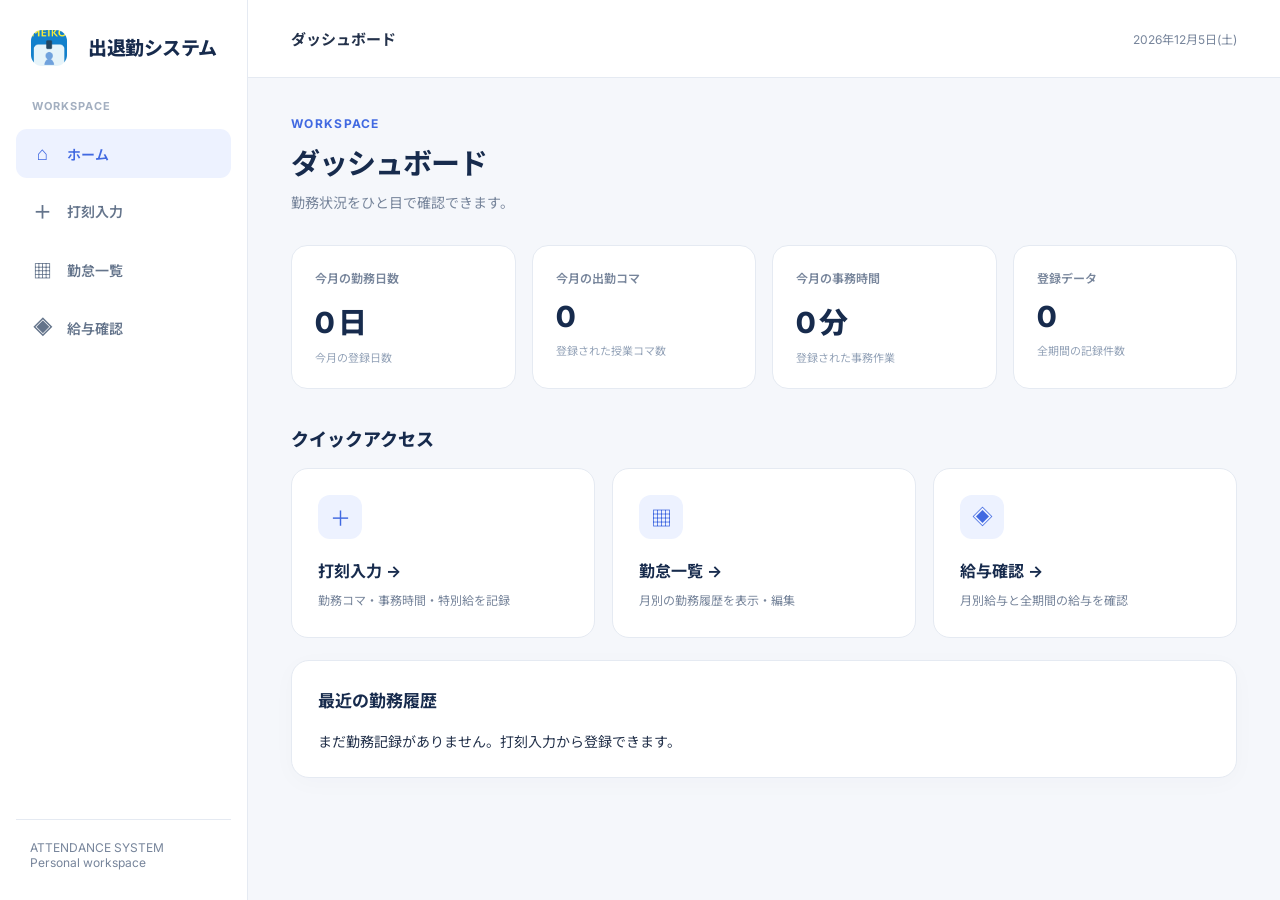
<file: index.html>
<!DOCTYPE html>

<html lang="ja">
<head>
<link href="meiko.png" rel="icon" type="image/x-icon"/>
<link href="meiko.png" rel="apple-touch-icon"/> 
  <link href=""meiko.ico"" rel=""icon""/>
<meta charset="utf-8"/>
<title>勤怠打刻システム - メニュー</title>

<meta content="width=device-width, initial-scale=1" name="viewport"/><link href="style.css" rel="stylesheet"/></head>
<body>
  <aside class="sidebar">
    <div class="brand">
      <span class="brand-mark">
        <img src="meiko.ico" alt="ロゴ">
      </span>
      <span class="brand-text">出退勤システム</span>
    </div><div class="nav-label">WORKSPACE</div><a class="nav-link active" href="index.html"><span class="nav-icon">⌂</span>ホーム</a><a class="nav-link" href="input.html"><span class="nav-icon">＋</span>打刻入力</a><a class="nav-link" href="list.html"><span class="nav-icon">▦</span>勤怠一覧</a><a class="nav-link" href="salary.html"><span class="nav-icon">◈</span>給与確認</a><div class="sidebar-foot">ATTENDANCE SYSTEM<br/>Personal workspace</div></aside><div class="app-main"><header class="topbar"><div class="topbar-title">ダッシュボード</div><div class="topbar-date" id="today"></div></header><main class="content"><div class="eyebrow">WORKSPACE</div><h1>ダッシュボード</h1><p class="subtitle">勤務状況をひと目で確認できます。</p><div class="stats"><div class="stat"><div class="stat-label">今月の勤務日数</div><div class="stat-value" id="days">0<span style="font-size:14px"> 日</span></div><div class="stat-note">今月の登録日数</div></div><div class="stat"><div class="stat-label">今月の出勤コマ</div><div class="stat-value" id="period-count">0<span style="font-size:14px"> コマ</span></div><div class="stat-note">登録された授業コマ数</div></div><div class="stat"><div class="stat-label">今月の事務時間</div><div class="stat-value" id="minutes">0<span style="font-size:14px"> 分</span></div><div class="stat-note">登録された事務作業</div></div><div class="stat"><div class="stat-label">登録データ</div><div class="stat-value" id="records">0<span style="font-size:14px"> 件</span></div><div class="stat-note">全期間の記録件数</div></div></div><h2 class="section-heading">クイックアクセス</h2><div class="quick-grid"><a class="quick-card" href="input.html"><span class="quick-icon">＋</span><div class="quick-title">打刻入力 →</div><div class="quick-desc">勤務コマ・事務時間・特別給を記録</div></a><a class="quick-card" href="list.html"><span class="quick-icon">▦</span><div class="quick-title">勤怠一覧 →</div><div class="quick-desc">月別の勤務履歴を表示・編集</div></a><a class="quick-card" href="salary.html"><span class="quick-icon">◈</span><div class="quick-title">給与確認 →</div><div class="quick-desc">月別給与と全期間の給与を確認</div></a></div><section class="panel"><h2>最近の勤務履歴</h2><div id="recent"></div></section></main></div><script>(function(){let d=[];try{d=JSON.parse(localStorage.getItem('attendance')||'[]')}catch(e){};const now=new Date(),month=now.getFullYear()+'-'+String(now.getMonth()+1).padStart(2,'0');const m=d.filter(r=>r.date&&r.date.startsWith(month));document.getElementById('days').textContent=new Set(m.map(r=>r.date)).size+' 日';document.getElementById('period-count').textContent=m.reduce((a,r)=>a+(r.periods||[]).length,0);document.getElementById('minutes').textContent=m.reduce((a,r)=>a+(Number(r.officeMinutes)||0),0)+' 分';document.getElementById('records').textContent=d.length;const recent=document.getElementById('recent');const rows=d.slice().sort((a,b)=>b.date.localeCompare(a.date)).slice(0,5);if(!rows.length){recent.textContent='まだ勤務記録がありません。打刻入力から登録できます。';return}const t=document.createElement('table');t.innerHTML='<thead><tr><th>日付</th><th>出勤コマ</th><th>事務時間</th></tr></thead>';const tb=document.createElement('tbody');rows.forEach(r=>{let tr=document.createElement('tr');[r.date,(r.periods||[]).join('・')||'—',(Number(r.officeMinutes)||0)+' 分'].forEach(v=>{let td=document.createElement('td');td.textContent=v;tr.appendChild(td)});tb.appendChild(tr)});t.appendChild(tb);recent.appendChild(t)})();</script><script>document.getElementById('today').textContent=new Intl.DateTimeFormat('ja-JP',{year:'numeric',month:'long',day:'numeric',weekday:'short'}).format(new Date());</script></body>
</html>
</file>
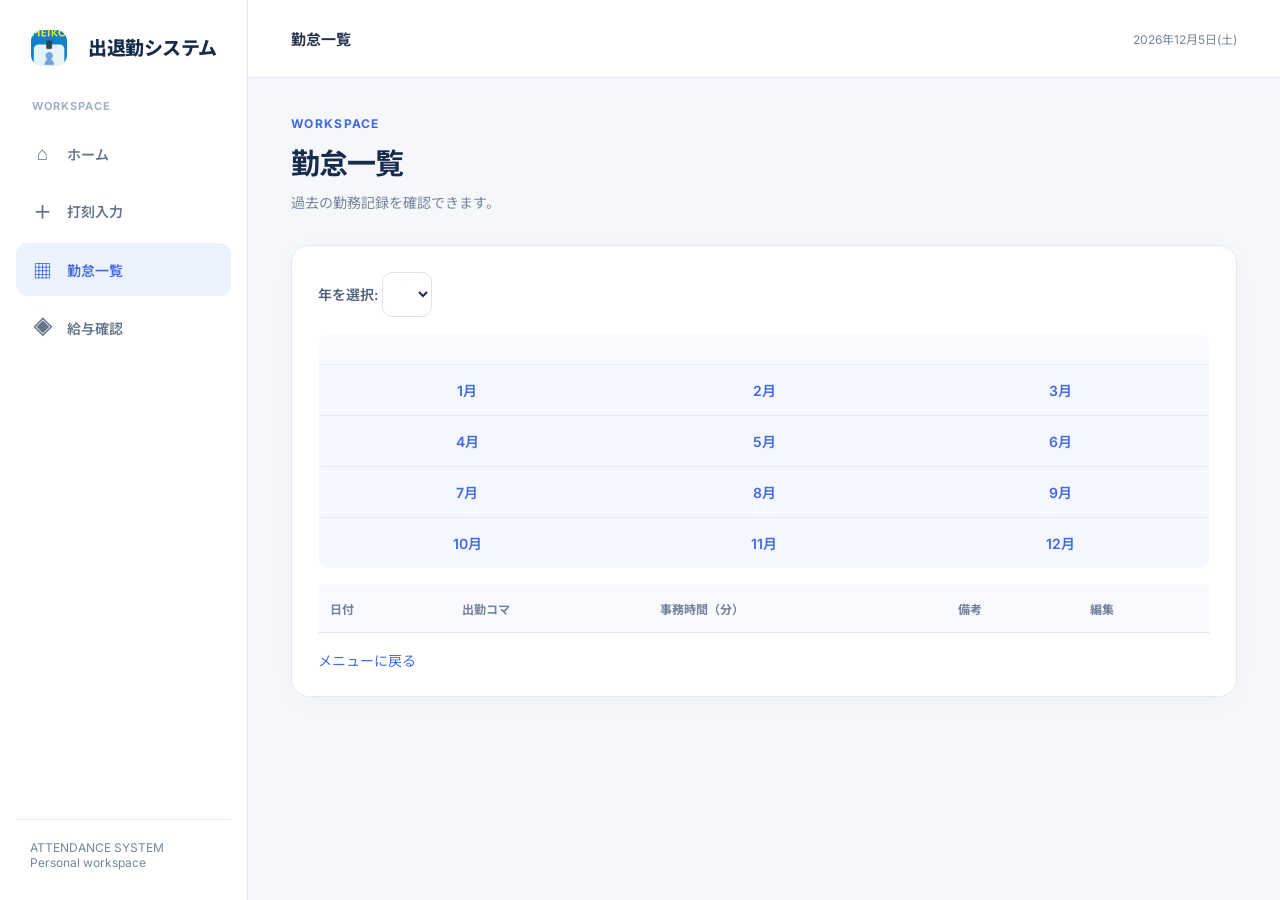
<file: edit.html>
<!DOCTYPE html>
<html lang="ja">
<head>
  <meta charset="UTF-8">
  <meta name="viewport" content="width=device-width, initial-scale=1">
  <link rel="icon" href="meiko.ico" type="image/x-icon">
  <link rel="apple-touch-icon" href="meiko.png">
  <title>打刻編集 | 出退勤システム</title>
  <link rel="stylesheet" href="style.css">
</head>
<body>
<aside class="sidebar">
  <div class="brand"><span class="brand-mark"><img src="meiko.ico" alt="ロゴ"></span><span class="brand-text">出退勤システム</span></div>
  <div class="nav-label">WORKSPACE</div>
  <a class="nav-link" href="index.html"><span class="nav-icon">⌂</span>ホーム</a>
  <a class="nav-link" href="input.html"><span class="nav-icon">＋</span>打刻入力</a>
  <a class="nav-link active" href="list.html"><span class="nav-icon">▦</span>勤怠一覧</a>
  <a class="nav-link" href="salary.html"><span class="nav-icon">◈</span>給与確認</a>
  <div class="sidebar-foot">ATTENDANCE SYSTEM<br>Personal workspace</div>
</aside>
<div class="app-main">
  <header class="topbar"><div class="topbar-title">打刻編集</div><div class="topbar-date" id="today"></div></header>
  <main class="content">
    <div class="eyebrow">WORKSPACE</div>
    <h1>打刻編集</h1>
    <p class="subtitle">登録済みの勤務内容を変更します。</p>
    <div class="panel form-card">
      <form id="edit-form">
        <label>日付: <input type="date" name="date" required></label><br><br>
        <label>出勤コマ:</label><br>
        <label><input type="checkbox" name="periods" value="1">1限</label>
        <label><input type="checkbox" name="periods" value="2">2限</label>
        <label><input type="checkbox" name="periods" value="3">3限</label>
        <label><input type="checkbox" name="periods" value="4">4限</label>
        <label><input type="checkbox" name="periods" value="5">5限</label>
        <label><input type="checkbox" name="periods" value="6">6限</label><br><br>
        <label>事務作業時間（分）: <input type="number" name="office_minutes" min="0" step="1"></label><br><br>
        <label>特別給の理由: <input type="text" name="special_reason" placeholder="例：臨時会議"></label><br><br>
        <label>特別給の額（円）: <input type="number" name="special_amount" min="0" step="1"></label><br><br>
        <div class="form-group">
          <label class="help-checkbox"><input type="checkbox" id="isHelp" name="isHelp"> ヘルプ勤務</label>
          <div id="helpSelectArea" style="display:none; margin-top:15px;">
            <label for="helpLocation">ヘルプ先</label>
            <select id="helpLocation" name="helpLocation">
              <option value="">ヘルプ先を選択してください</option>
              <option value="イオン茅ケ崎中央教室">イオン茅ケ崎中央教室</option>
              <option value="稲田堤駅前教室">稲田堤駅前教室</option>
              <option value="大鳥居教室">大鳥居教室</option>
              <option value="鹿島田教室">鹿島田教室</option>
              <option value="菊名教室">菊名教室</option>
              <option value="岸根公園駅前教室">岸根公園駅前教室</option>
              <option value="久地教室">久地教室</option>
              <option value="小机教室">小机教室</option>
              <option value="神木本町教室">神木本町教室</option>
              <option value="センター北あいたいタウン教室">センター北あいたいタウン教室</option>
              <option value="たまプラーザ教室">たまプラーザ教室</option>
              <option value="綱島教室">綱島教室</option>
              <option value="中野島駅前教室">中野島駅前教室</option>
              <option value="中山教室">中山教室</option>
              <option value="初山教室">初山教室</option>
              <option value="平塚旭教室">平塚旭教室</option>
              <option value="平塚駅南口教室">平塚駅南口教室</option>
              <option value="平塚四之宮教室">平塚四之宮教室</option>
              <option value="平塚本校教室">平塚本校教室</option>
              <option value="平間教室">平間教室</option>
              <option value="溝の口教室">溝の口教室</option>
              <option value="南加瀬教室">南加瀬教室</option>
              <option value="宮崎台駅前教室">宮崎台駅前教室</option>
              <option value="向ヶ丘遊園教室">向ヶ丘遊園教室</option>
              <option value="武蔵小杉教室">武蔵小杉教室</option>
              <option value="武蔵新城駅前教室">武蔵新城駅前教室</option>
              <option value="元住吉教室">元住吉教室</option>
              <option value="横浜三ツ沢教室">横浜三ツ沢教室</option>
            </select>
          </div>
        </div>
        <br>
        <button type="submit" id="saveBtn">変更を保存</button>
        <button type="button" id="deleteBtn" style="background:#fee2e2;color:#991b1b;">削除</button>
        <a href="list.html">一覧に戻る</a>
      </form>
    </div>
  </main>
</div>
<script>
  document.getElementById('today').textContent = new Intl.DateTimeFormat('ja-JP', {
    year: 'numeric', month: 'long', day: 'numeric', weekday: 'short'
  }).format(new Date());

  const form = document.getElementById('edit-form');
  const isHelp = document.getElementById('isHelp');
  const helpSelectArea = document.getElementById('helpSelectArea');
  const helpLocation = document.getElementById('helpLocation');

  function updateHelpDisplay() {
    helpSelectArea.style.display = isHelp.checked ? 'block' : 'none';
    helpLocation.required = isHelp.checked;
    if (!isHelp.checked) helpLocation.value = '';
  }
  isHelp.addEventListener('change', updateHelpDisplay);

  const originalDate = new URLSearchParams(location.search).get('date');
  let data;
  try {
    data = JSON.parse(localStorage.getItem('attendance') || '[]');
    if (!Array.isArray(data)) throw new Error('Invalid data');
  } catch (error) {
    alert('勤怠データを読み込めませんでした。');
    location.replace('list.html');
    throw error;
  }
  const recordIndex = data.findIndex(entry => entry.date === originalDate);
  if (recordIndex === -1) {
    alert('該当する打刻データが見つかりません。');
    location.replace('list.html');
  } else {
    const record = data[recordIndex];
    form.elements.date.value = record.date;
    const selectedPeriods = (record.periods || []).map(String);
    form.querySelectorAll('input[name="periods"]').forEach(input => {
      input.checked = selectedPeriods.includes(input.value);
    });
    form.elements.office_minutes.value = record.officeMinutes ?? 0;
    form.elements.special_reason.value = record.specialReason || '';
    form.elements.special_amount.value = record.specialAmount ?? 0;
    isHelp.checked = Boolean(record.isHelp || record.helpLocation);
    if (record.helpLocation && !Array.from(helpLocation.options).some(option => option.value === record.helpLocation)) {
      helpLocation.add(new Option(record.helpLocation, record.helpLocation));
    }
    helpLocation.value = record.helpLocation || '';
    updateHelpDisplay();

    form.addEventListener('submit', event => {
      event.preventDefault();
      if (!form.reportValidity()) return;
      const values = new FormData(form);
      const newDate = values.get('date');
      if (newDate !== originalDate && data.some((entry, i) => i !== recordIndex && entry.date === newDate)) {
        alert('変更先の日付には既に勤務記録があります。別の日付を指定してください。');
        return;
      }
      data[recordIndex] = {
        ...record,
        date: newDate,
        periods: values.getAll('periods'),
        officeMinutes: Number(values.get('office_minutes') || 0),
        specialReason: values.get('special_reason') || '',
        specialAmount: Number(values.get('special_amount') || 0),
        isHelp: isHelp.checked,
        helpLocation: isHelp.checked ? helpLocation.value : ''
      };
      try {
        localStorage.setItem('attendance', JSON.stringify(data));
        location.href = 'list.html';
      } catch (error) {
        alert('保存に失敗しました。ブラウザの保存領域を確認してください。');
      }
    });

    document.getElementById('deleteBtn').addEventListener('click', () => {
      if (!confirm('この打刻データを削除しますか？')) return;
      const updated = data.filter((_, i) => i !== recordIndex);
      try {
        localStorage.setItem('attendance', JSON.stringify(updated));
        location.href = 'list.html';
      } catch (error) {
        alert('削除に失敗しました。');
      }
    });
  }
</script>
</body>
</html>
</file>
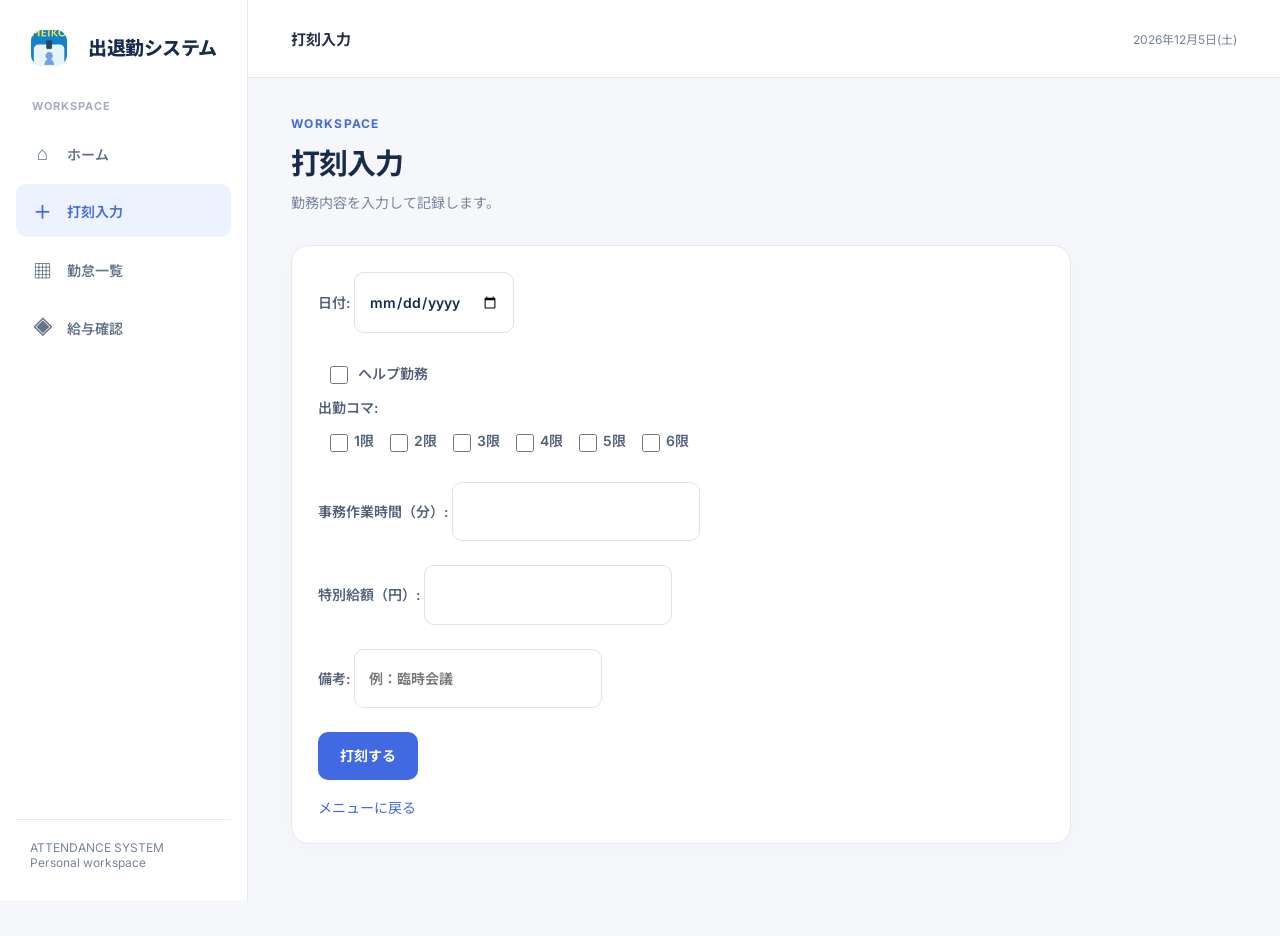
<file: input.html>
<!DOCTYPE html>

<html lang="ja">
<head>
<link href="meiko.png" rel="icon" type="image/x-icon"/>
<link href="meiko.png" rel="apple-touch-icon"/>
<meta charset="utf-8"/>
<title>打刻入力</title>

<meta content="width=device-width, initial-scale=1" name="viewport"/><link href="style.css" rel="stylesheet"/></head>
<body><meta content="width=device-width, initial-scale=1" name="viewport"/><link href="style.css" rel="stylesheet"/></head>
<body>
<aside class="sidebar">
  <div class="brand">
    <span class="brand-mark">
      <img src="meiko.ico" alt="ロゴ">
    </span>
    出退勤システム
  </div><div class="nav-label">WORKSPACE</div><a class="nav-link" href="index.html"><span class="nav-icon">⌂</span>ホーム</a><a class="nav-link active" href="input.html"><span class="nav-icon">＋</span>打刻入力</a><a class="nav-link" href="list.html"><span class="nav-icon">▦</span>勤怠一覧</a><a class="nav-link" href="salary.html"><span class="nav-icon">◈</span>給与確認</a><div class="sidebar-foot">ATTENDANCE SYSTEM<br/>Personal workspace</div></aside><div class="app-main"><header class="topbar"><div class="topbar-title">打刻入力</div><div class="topbar-date" id="today"></div></header><main class="content"><div class="eyebrow">WORKSPACE</div><h1>打刻入力</h1><p class="subtitle">勤務内容を入力して記録します。</p><div class="panel form-card">
<form id="attendance-form">
<label>日付: <input name="date" required="" type="date"/></label><br><br/>
<!-- ヘルプ勤務 -->
<div class="form-group">
  <label class="help-checkbox">
    <input type="checkbox" id="isHelp" name="isHelp">
    ヘルプ勤務
  </label>

  <div id="helpSelectArea" style="display: none; margin-top: 15px;">
    <label for="helpLocation">ヘルプ先</label>

    <select id="helpLocation" name="helpLocation">
    <option value="">ヘルプ先を選択してください</option>
    <option value="イオン茅ケ崎中央教室">イオン茅ケ崎中央教室</option>
    <option value="稲田堤駅前教室">稲田堤駅前教室</option>
    <option value="大鳥居教室">大鳥居教室</option>
    <option value="鹿島田教室">鹿島田教室</option>
    <option value="菊名教室">菊名教室</option>
    <option value="岸根公園駅前教室">岸根公園駅前教室</option>
    <option value="久地教室">久地教室</option>
    <option value="小机教室">小机教室</option>
    <option value="神木本町教室">神木本町教室</option>
    <option value="センター北あいたいタウン教室">センター北あいたいタウン教室</option>
    <option value="たまプラーザ教室">たまプラーザ教室</option>
    <option value="綱島教室">綱島教室</option>
    <option value="中野島駅前教室">中野島駅前教室</option>
    <option value="中山教室">中山教室</option>
    <option value="初山教室">初山教室</option>
    <option value="平塚旭教室">平塚旭教室</option>
    <option value="平塚駅南口教室">平塚駅南口教室</option>
    <option value="平塚四之宮教室">平塚四之宮教室</option>
    <option value="平塚本校教室">平塚本校教室</option>
    <option value="平間教室">平間教室</option>
    <option value="溝の口教室">溝の口教室</option>
    <option value="南加瀬教室">南加瀬教室</option>
    <option value="宮崎台駅前教室">宮崎台駅前教室</option>
    <option value="向ヶ丘遊園教室">向ヶ丘遊園教室</option>
    <option value="武蔵小杉教室">武蔵小杉教室</option>
    <option value="武蔵新城駅前教室">武蔵新城駅前教室</option>
    <option value="元住吉教室">元住吉教室</option>
    <option value="横浜三ツ沢教室">横浜三ツ沢教室</option>
</select>
  </div>
</div>
<label>出勤コマ:</label><br/>
<label><input name="periods" type="checkbox" value="1"/>1限</label>
<label><input name="periods" type="checkbox" value="2"/>2限</label>
<label><input name="periods" type="checkbox" value="3"/>3限</label>
<label><input name="periods" type="checkbox" value="4"/>4限</label>
<label><input name="periods" type="checkbox" value="5"/>5限</label>
<label><input name="periods" type="checkbox" value="6"/>6限</label><br/><br/>
<label>事務作業時間（分）: <input min="0" name="office_minutes" type="number"/></label><br/><br/>
<label>特別給額（円）: <input min="0" name="special_amount" type="number"/></label><br/><br/>
<label>備考: <input name="special_reason" placeholder="例：臨時会議" type="text"/></label><br/><br/>
<button type="submit">打刻する</button>
</br></form>
<br/>
<a href="index.html">メニューに戻る</a>
<script>
  // ヘルプ勤務のチェックボックス
  const isHelp = document.getElementById('isHelp');
  const helpSelectArea = document.getElementById('helpSelectArea');
  const helpLocation = document.getElementById('helpLocation');

  // チェックを入れたらヘルプ先を表示
  isHelp.addEventListener('change', function () {
    helpSelectArea.style.display = this.checked ? 'block' : 'none';
    helpLocation.required = this.checked;

    if (!this.checked) {
      helpLocation.value = '';
    }
  });

  // 打刻データの保存
  document.getElementById('attendance-form').addEventListener('submit', function (e) {
    e.preventDefault();

    const formData = new FormData(this);

    const date = formData.get('date');
    const periods = formData.getAll('periods');
    const officeMinutes = parseInt(formData.get('office_minutes') || '0', 10);
    const specialReason = formData.get('special_reason') || '';
    const specialAmount = parseInt(formData.get('special_amount') || '0', 10);

    // ヘルプ勤務情報
    const isHelpWork = formData.get('isHelp') === 'on';
    const selectedHelpLocation = isHelpWork
      ? formData.get('helpLocation')
      : '';

    // 既存データを取得
    const data = JSON.parse(localStorage.getItem('attendance') || '[]');

    // 新しい打刻データを追加
    data.push({
      date,
      periods,
      officeMinutes,
      specialReason,
      specialAmount,
      isHelp: isHelpWork,
      helpLocation: selectedHelpLocation
    });

    // 保存
    localStorage.setItem('attendance', JSON.stringify(data));

    // フォームをリセット
    this.reset();

    // ヘルプ先の選択欄も非表示に戻す
    helpSelectArea.style.display = 'none';
    helpLocation.required = false;
  });
</script><script>document.getElementById('today').textContent=new Intl.DateTimeFormat('ja-JP',{year:'numeric',month:'long',day:'numeric',weekday:'short'}).format(new Date());</script></body>
</html>
</file>
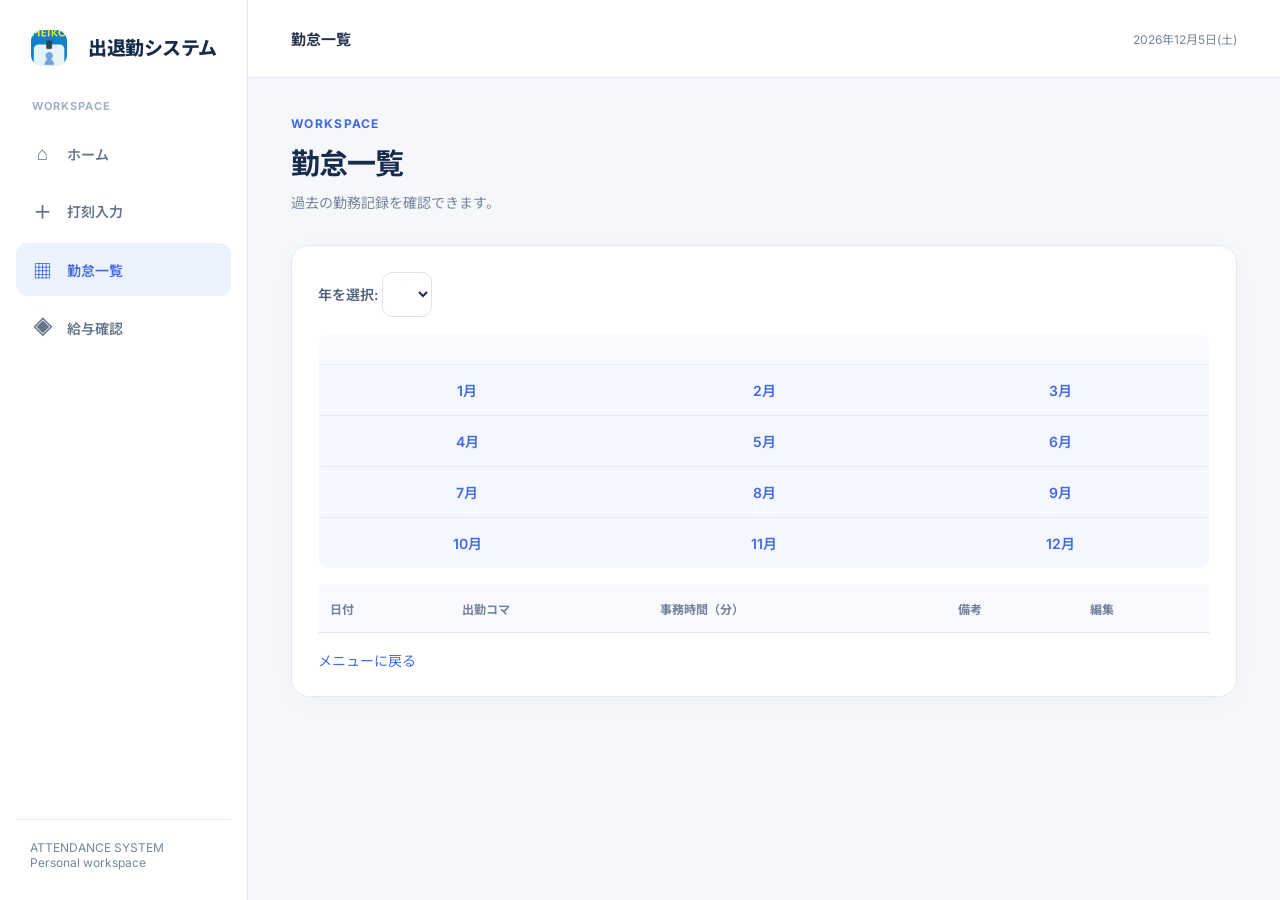
<file: list.html>
<!-- list.html -->
<!DOCTYPE html>

<html lang="ja">
<head>
<meta charset="utf-8"/>
<title>勤怠一覧</title>

<meta content="width=device-width, initial-scale=1" name="viewport"/><link href="style.css" rel="stylesheet"/></head>
<body>
<aside class="sidebar">
  <div class="brand">
    <span class="brand-mark">
      <img src="meiko.ico" alt="ロゴ">
    </span>
    出退勤システム
  </div><div class="nav-label">WORKSPACE</div><a class="nav-link" href="index.html"><span class="nav-icon">⌂</span>ホーム</a><a class="nav-link" href="input.html"><span class="nav-icon">＋</span>打刻入力</a><a class="nav-link active" href="list.html"><span class="nav-icon">▦</span>勤怠一覧</a><a class="nav-link" href="salary.html"><span class="nav-icon">◈</span>給与確認</a><div class="sidebar-foot">ATTENDANCE SYSTEM<br/>Personal workspace</div></aside><div class="app-main"><header class="topbar"><div class="topbar-title">勤怠一覧</div><div class="topbar-date" id="today"></div></header><main class="content"><div class="eyebrow">WORKSPACE</div><h1>勤怠一覧</h1><p class="subtitle">過去の勤務記録を確認できます。</p><div class="panel">
<label>年を選択:
    <select id="year-select"></select>
</label>
<div id="month-picker"></div>
<table>
<thead><tr><th>日付</th><th>出勤コマ</th><th>事務時間（分）</th><th>備考</th><th>編集</th></tr></thead>
<tbody id="attendance-body"></tbody>
</table>
<br>
<a href="index.html">メニューに戻る</a>
</br></div></main></div><script>
    const yearSelect = document.getElementById('year-select');
    const monthPicker = document.getElementById('month-picker');
    const tbody = document.getElementById('attendance-body');
    const months = ['1月','2月','3月','4月','5月','6月','7月','8月','9月','10月','11月','12月'];

    function getYearsWithData() {
      const data = JSON.parse(localStorage.getItem('attendance') || '[]');
      const years = new Set();
      data.forEach(entry => years.add(entry.date.split('-')[0]));
      return Array.from(years).sort();
    }

    function updateYearSelect() {
      const years = getYearsWithData();
      yearSelect.innerHTML = '';
      years.forEach(year => {
        const option = document.createElement('option');
        option.value = year;
        option.textContent = year;
        yearSelect.appendChild(option);
      });
      if (years.includes(new Date().getFullYear().toString())) {
        yearSelect.value = new Date().getFullYear();
      }
      renderMonthPicker();
    }

    yearSelect.addEventListener('change', renderMonthPicker);
    updateYearSelect();

    function renderMonthPicker() {
      const selectedYear = yearSelect.value;
      monthPicker.innerHTML = '';
      const table = document.createElement('table');
      const header = document.createElement('thead');
      header.innerHTML = `<tr><th colspan="3">${selectedYear}</th></tr>`;
      table.appendChild(header);

      const tbodyPicker = document.createElement('tbody');
      for (let i = 0; i < 4; i++) {
        const row = document.createElement('tr');
        for (let j = 0; j < 3; j++) {
          const m = i * 3 + j;
          const cell = document.createElement('td');
          cell.className = 'month';
          cell.textContent = months[m];
          cell.dataset.value = `${selectedYear}-${String(m + 1).padStart(2, '0')}`;
          cell.onclick = () => showAttendance(cell.dataset.value);
          row.appendChild(cell);
        }
        tbodyPicker.appendChild(row);
      }
      table.appendChild(tbodyPicker);
      monthPicker.appendChild(table);
    }

    function showAttendance(month) {
      const data = JSON.parse(localStorage.getItem('attendance') || '[]');
      const filtered = data.filter(row => row.date.startsWith(month));
      filtered.sort((a, b) => new Date(a.date) - new Date(b.date));

      tbody.innerHTML = '';
      filtered.forEach(row => {
        const tr = document.createElement('tr');
        const remarks = [];
        if (row.isHelp && row.helpLocation) {
          remarks.push(`ヘルプ ${row.helpLocation}`);
        }
        if (row.specialReason) {
          remarks.push(`詳細：${row.specialReason}`);
        }
        const values = [
          row.date,
          (row.periods || []).join(', '),
          row.officeMinutes,
          remarks.join(' / ') || '—'
        ];
        values.forEach(value => {
          const td = document.createElement('td');
          td.textContent = value;
          tr.appendChild(td);
        });
        const editCell = document.createElement('td');
        const editButton = document.createElement('button');
        editButton.textContent = '編集';
        editButton.onclick = () => location.href = `edit.html?date=${encodeURIComponent(row.date)}`;
        editCell.appendChild(editButton);
        tr.appendChild(editCell);
        tbody.appendChild(tr);
      });
    }
  </script><script>document.getElementById('today').textContent=new Intl.DateTimeFormat('ja-JP',{year:'numeric',month:'long',day:'numeric',weekday:'short'}).format(new Date());</script></body>
</html>
</file>
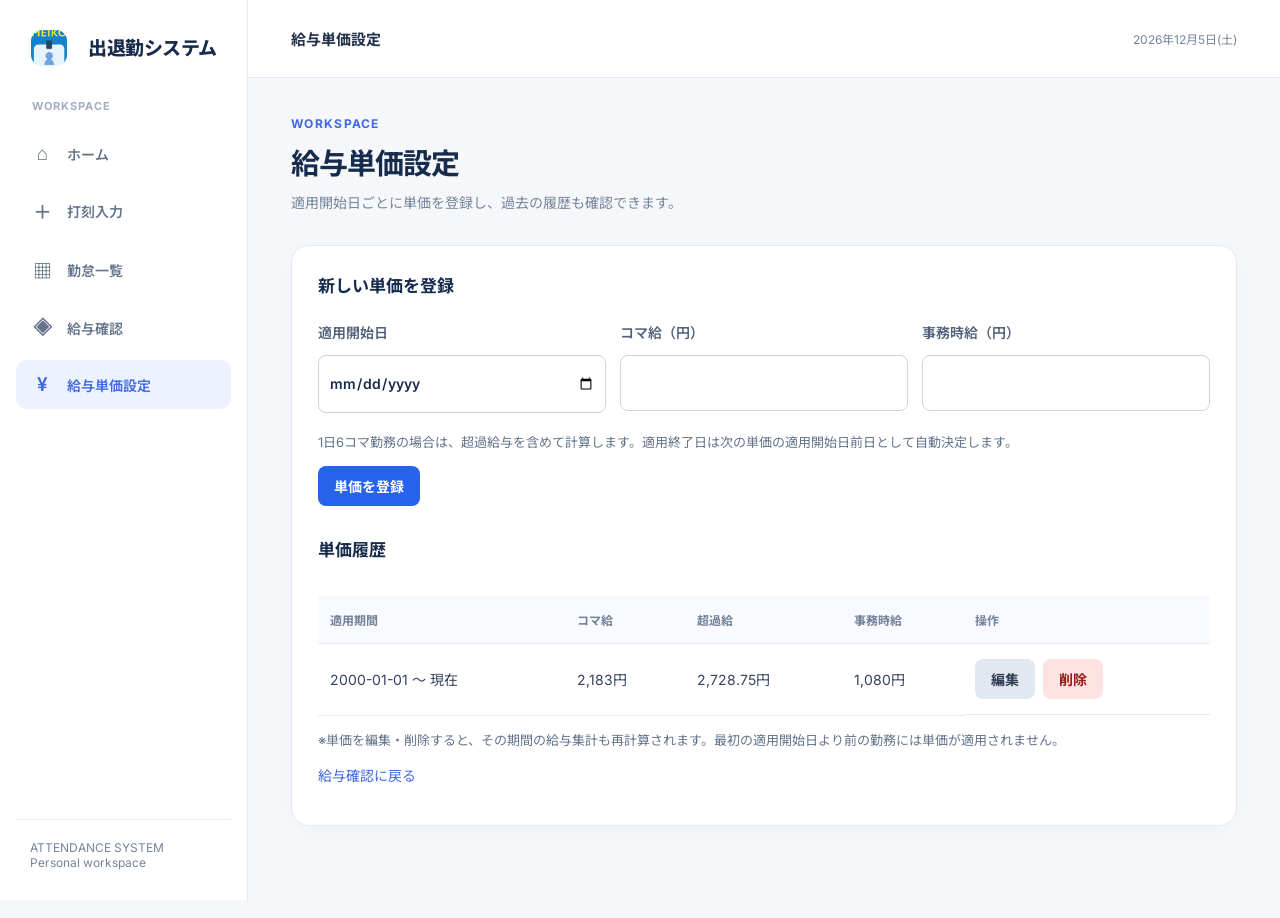
<file: rates.html>
<!DOCTYPE html>
<html lang="ja">
<head>
<meta charset="utf-8">
<meta name="viewport" content="width=device-width, initial-scale=1">
<link href="meiko.png" rel="icon" type="image/png">
<link href="meiko.png" rel="apple-touch-icon">
<link href="style.css" rel="stylesheet">
<title>給与単価設定</title>
<style>
.rate-form{display:grid;grid-template-columns:repeat(auto-fit,minmax(180px,1fr));gap:14px;margin:18px 0}.rate-form label{display:flex;flex-direction:column;gap:6px}.rate-form input{width:100%;box-sizing:border-box;padding:10px;border:1px solid #cbd5e1;border-radius:8px}.rate-table-wrap{overflow-x:auto}.rate-table{width:100%;border-collapse:collapse}.rate-table th,.rate-table td{padding:12px;border-bottom:1px solid #e2e8f0;text-align:left}.rate-actions{display:flex;gap:8px;flex-wrap:wrap}.rate-note{color:#64748b;font-size:13px;line-height:1.7}.rate-btn{padding:10px 16px;border:0;border-radius:8px;background:#2563eb;color:white;cursor:pointer}.rate-btn.secondary{background:#e2e8f0;color:#334155}.rate-btn.danger{background:#fee2e2;color:#991b1b}
</style>
</head>
<body>
<aside class="sidebar"><div class="brand"><span class="brand-mark"><img src="meiko.ico" alt="ロゴ"></span>出退勤システム</div><div class="nav-label">WORKSPACE</div><a class="nav-link" href="index.html"><span class="nav-icon">⌂</span>ホーム</a><a class="nav-link" href="input.html"><span class="nav-icon">＋</span>打刻入力</a><a class="nav-link" href="list.html"><span class="nav-icon">▦</span>勤怠一覧</a><a class="nav-link" href="salary.html"><span class="nav-icon">◈</span>給与確認</a><a class="nav-link active" href="rates.html"><span class="nav-icon">¥</span>給与単価設定</a><div class="sidebar-foot">ATTENDANCE SYSTEM<br>Personal workspace</div></aside>
<div class="app-main"><header class="topbar"><div class="topbar-title">給与単価設定</div><div class="topbar-date" id="today"></div></header><main class="content"><div class="eyebrow">WORKSPACE</div><h1>給与単価設定</h1><p class="subtitle">適用開始日ごとに単価を登録し、過去の履歴も確認できます。</p><div class="panel">
<h2 id="form-title">新しい単価を登録</h2>
<form id="rate-form"><div class="rate-form"><label>適用開始日<input id="start-date" type="date" required></label><label>コマ給（円）<input id="period-rate" type="number" min="0" step="0.01" required></label><label>事務時給（円）<input id="office-rate" type="number" min="0" step="0.01" required></label></div><p class="rate-note">1日6コマ勤務の場合は、超過給与を含めて計算します。適用終了日は次の単価の適用開始日前日として自動決定します。</p><button class="rate-btn" type="submit" id="save-btn">単価を登録</button> <button class="rate-btn secondary" type="button" id="cancel-btn" hidden>編集をキャンセル</button></form>
<h2 style="margin-top:30px">単価履歴</h2><div class="rate-table-wrap"><table class="rate-table"><thead><tr><th>適用期間</th><th>コマ給</th><th>超過給</th><th>事務時給</th><th>操作</th></tr></thead><tbody id="rates-body"></tbody></table></div><p class="rate-note">※単価を編集・削除すると、その期間の給与集計も再計算されます。最初の適用開始日より前の勤務には単価が適用されません。</p><p><a href="salary.html">給与確認に戻る</a></p>
</div></main></div>
<script>
const KEY='salaryRates';
const defaultRates=[{startDate:'2000-01-01',periodRate:2183,officeHourlyRate:1080}];
const yen=n=>Number(n).toLocaleString('ja-JP',{maximumFractionDigits:2})+'円';
const readRates=()=>JSON.parse(localStorage.getItem(KEY)||'null')||defaultRates;
const writeRates=r=>localStorage.setItem(KEY,JSON.stringify(r.sort((a,b)=>a.startDate.localeCompare(b.startDate))));
const form=document.getElementById('rate-form'),body=document.getElementById('rates-body');
let editingStart=null;
function dayBefore(iso){const d=new Date(iso+'T00:00:00Z');d.setUTCDate(d.getUTCDate()-1);return d.toISOString().slice(0,10)}
function resetForm(){editingStart=null;form.reset();document.getElementById('form-title').textContent='新しい単価を登録';document.getElementById('save-btn').textContent='単価を登録';document.getElementById('cancel-btn').hidden=true}
function render(){const rates=readRates().sort((a,b)=>a.startDate.localeCompare(b.startDate));body.replaceChildren();rates.forEach((rate,i)=>{const tr=document.createElement('tr');const cells=[rate.startDate+' 〜 '+(rates[i+1]?dayBefore(rates[i+1].startDate):'現在'),yen(rate.periodRate),yen(rate.periodRate*1.25),yen(rate.officeHourlyRate)];cells.forEach(value=>{const td=document.createElement('td');td.textContent=value;tr.appendChild(td)});const action=document.createElement('td');action.className='rate-actions';const edit=document.createElement('button');edit.className='rate-btn secondary';edit.textContent='編集';edit.onclick=()=>{editingStart=rate.startDate;document.getElementById('start-date').value=rate.startDate;document.getElementById('period-rate').value=rate.periodRate;document.getElementById('office-rate').value=rate.officeHourlyRate;document.getElementById('form-title').textContent='単価を編集';document.getElementById('save-btn').textContent='変更を保存';document.getElementById('cancel-btn').hidden=false;window.scrollTo({top:0,behavior:'smooth'})};const del=document.createElement('button');del.className='rate-btn danger';del.textContent='削除';del.onclick=()=>{if(!confirm('この単価を削除しますか？ 対象期間の給与計算が変わる可能性があります。'))return;writeRates(readRates().filter(r=>r.startDate!==rate.startDate));resetForm();render()};action.append(edit,del);tr.appendChild(action);body.appendChild(tr)})}
form.addEventListener('submit',e=>{e.preventDefault();const startDate=document.getElementById('start-date').value,periodRate=Number(document.getElementById('period-rate').value),officeHourlyRate=Number(document.getElementById('office-rate').value);if(!startDate||![periodRate,officeHourlyRate].every(n=>Number.isFinite(n)&&n>=0))return;let rates=readRates();if(rates.some(r=>r.startDate===startDate&&r.startDate!==editingStart)){alert('この適用開始日はすでに登録されています。');return}if(editingStart!==null){if(!confirm('単価を変更しますか？ 過去の給与も再計算されます。'))return;rates=rates.filter(r=>r.startDate!==editingStart)}rates.push({startDate,periodRate,officeHourlyRate});writeRates(rates);resetForm();render()});
document.getElementById('cancel-btn').onclick=resetForm;
document.getElementById('today').textContent=new Intl.DateTimeFormat('ja-JP',{year:'numeric',month:'long',day:'numeric',weekday:'short'}).format(new Date());
render();
</script>
</body></html>
</file>
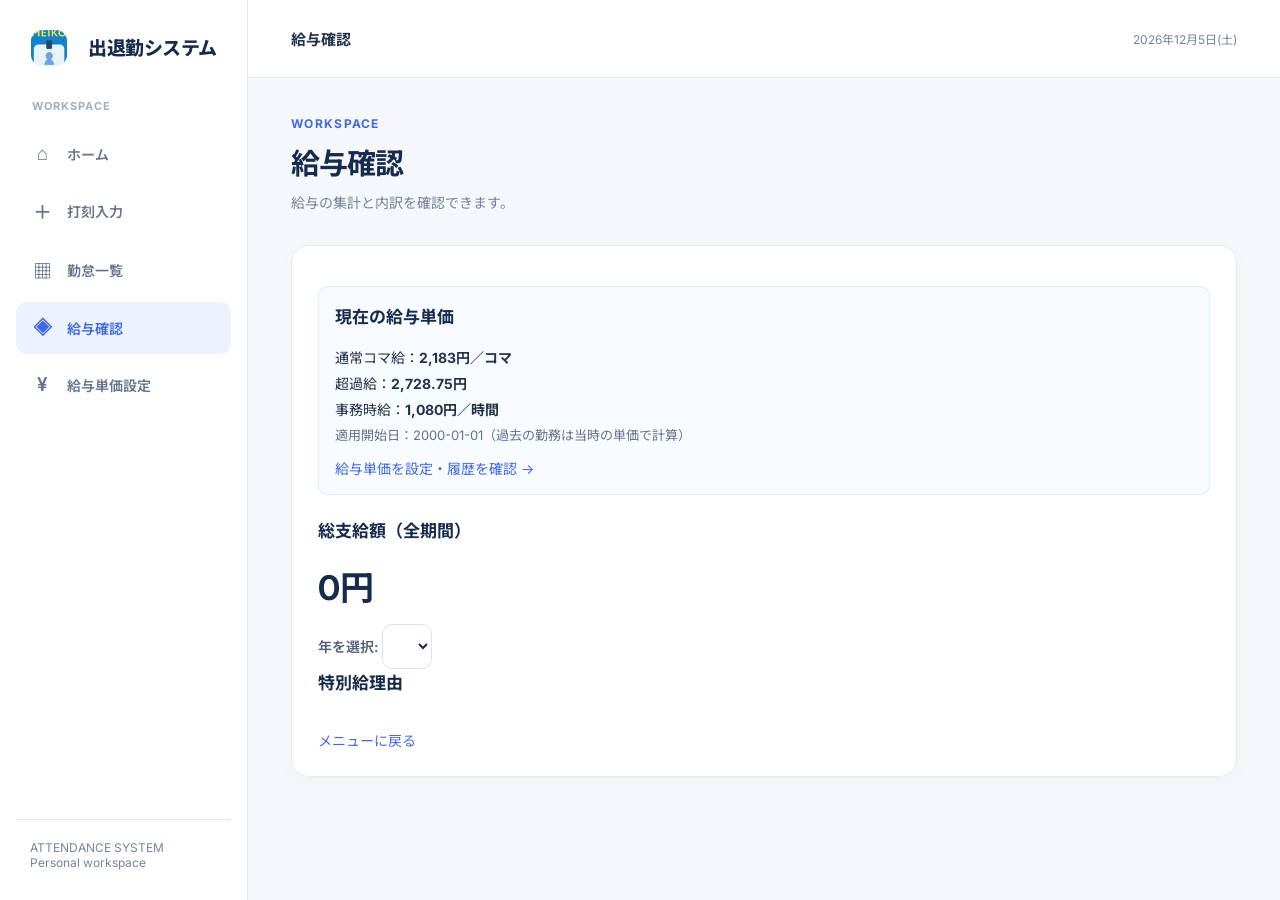
<file: salary.html>
<!DOCTYPE html>
<html lang="ja">
<head>
<link href="meiko.png" rel="icon" type="image/png">
<link href="meiko.png" rel="apple-touch-icon">
<meta charset="utf-8">
<title>給与確認</title>
<meta name="viewport" content="width=device-width, initial-scale=1">
<link href="style.css" rel="stylesheet">
<style>.rate-summary{margin:14px 0 22px;padding:16px;border:1px solid #dbeafe;border-radius:10px;background:#f8fbff}.rate-summary p{margin:6px 0}.rate-hint{font-size:13px;color:#64748b}.rate-summary a{display:inline-block;margin-top:8px}.salary-table-wrap{overflow-x:auto}</style>
</head>
<body>
<aside class="sidebar"><div class="brand"><span class="brand-mark"><img src="meiko.ico" alt="ロゴ"></span>出退勤システム</div><div class="nav-label">WORKSPACE</div><a class="nav-link" href="index.html"><span class="nav-icon">⌂</span>ホーム</a><a class="nav-link" href="input.html"><span class="nav-icon">＋</span>打刻入力</a><a class="nav-link" href="list.html"><span class="nav-icon">▦</span>勤怠一覧</a><a class="nav-link active" href="salary.html"><span class="nav-icon">◈</span>給与確認</a><a class="nav-link" href="rates.html"><span class="nav-icon">¥</span>給与単価設定</a><div class="sidebar-foot">ATTENDANCE SYSTEM<br>Personal workspace</div></aside>
<div class="app-main"><header class="topbar"><div class="topbar-title">給与確認</div><div class="topbar-date" id="today"></div></header><main class="content"><div class="eyebrow">WORKSPACE</div><h1>給与確認</h1><p class="subtitle">給与の集計と内訳を確認できます。</p><div class="panel">
<div class="rate-summary"><h2>現在の給与単価</h2><div id="current-rate"></div><a href="rates.html">給与単価を設定・履歴を確認 →</a></div>
<h2>総支給額（全期間）</h2><div id="total-salary-display"></div>
<label>年を選択: <select id="year-select"></select></label>
<div id="month-picker"></div><div id="salary-display"></div>
<h2>特別給理由</h2><div id="special-reasons-list"></div>
<br><a href="index.html">メニューに戻る</a>
</div></main></div>
<script>
const monthPicker=document.getElementById('month-picker');
const display=document.getElementById('salary-display');
const specialReasonsList=document.getElementById('special-reasons-list');
const yearSelect=document.getElementById('year-select');
const months=['1月','2月','3月','4月','5月','6月','7月','8月','9月','10月','11月','12月'];
const defaultRates=[{startDate:'2000-01-01',periodRate:2183,officeHourlyRate:1080}];
const yen=n=>Number(n).toLocaleString('ja-JP',{maximumFractionDigits:2})+'円';
const getRates=()=> (JSON.parse(localStorage.getItem('salaryRates')||'null')||defaultRates).sort((a,b)=>a.startDate.localeCompare(b.startDate));
const getData=()=>JSON.parse(localStorage.getItem('attendance')||'[]');
function rateFor(date){return getRates().filter(rate=>rate.startDate<=date).at(-1)||null}
function calculateRow(row){const rate=rateFor(row.date);const periods=(row.periods||[]).length;const minutes=Number(row.officeMinutes)||0;const special=Number(row.specialAmount)||0;if(!rate)return {periods,minutes,special,total:special,missing:true};const periodPay=periods*rate.periodRate+(periods===6?rate.periodRate*0.25:0);const officePay=minutes/60*rate.officeHourlyRate;return {periods,minutes,special,total:periodPay+officePay+special,missing:false}}
function summarize(rows){return rows.reduce((acc,row)=>{const result=calculateRow(row);acc.periods+=result.periods;acc.minutes+=result.minutes;acc.special+=result.special;acc.total+=result.total;if(result.missing)acc.missing++;return acc},{periods:0,minutes:0,special:0,total:0,missing:0})}
function getYearsWithData(){return [...new Set(getData().map(row=>row.date.split('-')[0]))].sort()}
function updateYearSelect(){const years=getYearsWithData();yearSelect.replaceChildren();years.forEach(year=>{const option=document.createElement('option');option.value=year;option.textContent=year;yearSelect.appendChild(option)});if(years.includes(String(new Date().getFullYear())))yearSelect.value=String(new Date().getFullYear());renderMonthPicker()}
function renderMonthPicker(){const selectedYear=yearSelect.value;monthPicker.replaceChildren();if(!selectedYear)return;const table=document.createElement('table');const header=document.createElement('thead');header.innerHTML=`<tr><th colspan="3">${selectedYear}</th></tr>`;table.appendChild(header);const tbodyPicker=document.createElement('tbody');for(let i=0;i<4;i++){const row=document.createElement('tr');for(let j=0;j<3;j++){const m=i*3+j;const cell=document.createElement('td');cell.className='month';cell.textContent=months[m];cell.dataset.value=`${selectedYear}-${String(m+1).padStart(2,'0')}`;cell.onclick=()=>showSalary(cell.dataset.value);row.appendChild(cell)}tbodyPicker.appendChild(row)}table.appendChild(tbodyPicker);monthPicker.appendChild(table)}
function showSalary(month){const filtered=getData().filter(row=>row.date.startsWith(month));const result=summarize(filtered);display.innerHTML=`<div class="salary-table-wrap"><table><thead><tr><th>出勤コマ</th><th>事務時間（分）</th><th>給与</th></tr></thead><tbody><tr><td>${result.periods}</td><td>${result.minutes}</td><td>${yen(result.total)}</td></tr></tbody></table></div>${result.missing?`<p class="rate-hint">※単価未設定の日が${result.missing}件あります。該当日の通常給・事務給は計算に含まれていません。</p>`:''}`;specialReasonsList.replaceChildren();const special=filtered.filter(row=>row.specialReason);if(special.length){const ul=document.createElement('ul');special.forEach(row=>{const li=document.createElement('li');li.textContent=`${row.specialReason} (${yen(Number(row.specialAmount)||0)})`;ul.appendChild(li)});specialReasonsList.appendChild(ul)}else{const p=document.createElement('p');p.textContent='特別給なし';specialReasonsList.appendChild(p)}}
function showTotalSalary(){const result=summarize(getData());document.getElementById('total-salary-display').innerHTML=`<p><strong>${yen(result.total)}</strong></p>${result.missing?`<p class="rate-hint">※単価未設定の日が${result.missing}件あります。</p>`:''}`}
function showCurrentRate(){const today=new Date().toLocaleDateString('sv-SE');const rate=rateFor(today);const el=document.getElementById('current-rate');if(!rate){el.textContent='現在適用できる単価がありません。';return}el.innerHTML=`<p>通常コマ給：<strong>${yen(rate.periodRate)}／コマ</strong></p><p>超過給：<strong>${yen(rate.periodRate*1.25)}</strong></p><p>事務時給：<strong>${yen(rate.officeHourlyRate)}／時間</strong></p><p class="rate-hint">適用開始日：${rate.startDate}（過去の勤務は当時の単価で計算）</p>`}
yearSelect.addEventListener('change',()=>{renderMonthPicker();display.replaceChildren();specialReasonsList.replaceChildren()});
updateYearSelect();showTotalSalary();showCurrentRate();
document.getElementById('today').textContent=new Intl.DateTimeFormat('ja-JP',{year:'numeric',month:'long',day:'numeric',weekday:'short'}).format(new Date());
</script>
</body></html>
</file>
<file: style.css>
@import url('https://fonts.googleapis.com/css2?family=Inter:wght@400;500;600;700;800&family=Noto+Sans+JP:wght@400;500;600;700&display=swap');
:root{--navy:#172b4d;--blue:#4169e1;--bg:#f5f7fb;--text:#24324b;--muted:#77859b;--border:#e5eaf2;--card:#fff}*{box-sizing:border-box}body{margin:0!important;padding:0!important;background:var(--bg);color:var(--text);font-family:Inter,'Noto Sans JP',sans-serif;font-size:14px}a{color:var(--blue);text-decoration:none}button,input,select{font:inherit}button{cursor:pointer} .sidebar{position:fixed;inset:0 auto 0 0;width:248px;background:#fff;border-right:1px solid var(--border);padding:30px 16px;z-index:10;display:flex;flex-direction:column}.brand{font-size:19px;font-weight:800;color:var(--navy);padding:0 15px 33px;letter-spacing:-.5px}.brand-mark{display:inline-grid;place-items:center;width:36px;height:36px;border-radius:11px;background:var(--blue);color:white;margin-right:9px}.nav-label{font-size:11px;color:#a3afc0;font-weight:700;letter-spacing:1px;padding:0 16px 13px}.nav-link{display:flex!important;align-items:center;gap:13px;padding:13px 15px!important;margin:3px 0!important;border-radius:11px;color:#64748b!important;font-size:14px!important;font-weight:600}.nav-link:hover{background:#f1f5ff;color:var(--blue)!important}.nav-link.active{background:#edf2ff;color:var(--blue)!important}.nav-icon{font-size:19px;width:23px;text-align:center}.sidebar-foot{margin-top:auto;border-top:1px solid var(--border);padding:20px 14px 0;color:var(--muted);font-size:12px}.app-main{margin-left:248px;min-height:100vh}.topbar{height:78px;background:#fff;border-bottom:1px solid var(--border);display:flex;align-items:center;justify-content:space-between;padding:0 43px}.topbar-title{font-size:15px;font-weight:700}.topbar-date{color:var(--muted);font-size:12px}.content{max-width:1190px;margin:0 auto;padding:38px 43px 70px}.eyebrow{font-size:12px;color:var(--blue);font-weight:700;letter-spacing:1.3px;text-transform:uppercase;margin-bottom:9px}.content h1{font-size:29px!important;letter-spacing:-1px;color:var(--navy);margin:0 0 9px}.subtitle{color:var(--muted);margin:0 0 30px;line-height:1.7}.panel{background:white;border:1px solid var(--border);border-radius:18px;padding:26px;margin:22px 0;box-shadow:0 5px 25px rgba(29,48,91,.025)}.panel h2{font-size:17px;margin:0 0 19px;color:var(--navy)}.stats{display:grid;grid-template-columns:repeat(4,minmax(0,1fr));gap:16px;margin:26px 0}.stat{background:white;border:1px solid var(--border);border-radius:16px;padding:23px;min-width:0}.stat-label{font-size:12px;color:var(--muted);font-weight:600}.stat-value{font-size:29px;font-weight:800;letter-spacing:-1px;color:var(--navy);margin-top:13px;overflow-wrap:anywhere}.stat-note{font-size:11px;color:#94a3b8;margin-top:8px}.quick-grid{display:grid;grid-template-columns:repeat(3,minmax(0,1fr));gap:17px}.quick-card{background:white;border:1px solid var(--border);border-radius:17px;padding:26px;display:block!important;color:var(--navy)!important;transition:.2s;min-height:170px}.quick-card:hover{transform:translateY(-3px);border-color:#aebfff;box-shadow:0 12px 28px #172b4d12}.quick-icon{display:grid;place-items:center;background:#edf2ff;color:var(--blue);width:44px;height:44px;border-radius:12px;font-size:21px;margin-bottom:19px}.quick-title{font-size:16px;font-weight:700}.quick-desc{color:var(--muted);font-size:12px;margin-top:9px;line-height:1.6}label{font-weight:600;color:#52617a}input[type=date],input[type=number],input[type=text],select{border:1px solid #dbe3ee;background:#fff;border-radius:10px;padding:12px 14px;color:var(--navy);outline:none;max-width:100%}input:focus,select:focus{border-color:var(--blue);box-shadow:0 0 0 3px #4169e119}form label{line-height:2.4}form input[type=checkbox]{accent-color:var(--blue);width:18px;height:18px;vertical-align:middle;margin-right:6px}button,.primary-button{border:0;border-radius:10px;padding:12px 22px;background:var(--blue);color:white;font-weight:700}button:hover{filter:brightness(.95)}#deleteBtn{background:#fee9ec;color:#c22d4a}table{border-collapse:collapse!important;width:100%;margin-top:16px;background:white}th,td{border:0!important;border-bottom:1px solid var(--border)!important;padding:15px 12px!important;text-align:left!important}th{background:#f8faff;color:#74829a;font-size:12px;font-weight:700}td{color:#34445e}td.month{background:#f4f7ff!important;text-align:center!important;cursor:pointer;color:var(--blue);font-weight:600}td.month:hover{background:#e7eeff!important}#month-picker table{border:1px solid var(--border);border-radius:12px;overflow:hidden}#month-picker td{width:33.33%}#attendance-body button{padding:8px 15px;font-size:12px}#total-salary-display strong{font-size:34px;color:var(--navy)}#special-reasons-list li{margin:10px 0}.form-card{max-width:780px}.form-card form{line-height:1.7}.form-card input[type=checkbox]{margin-left:12px}.backlink{display:inline-block;margin-top:22px}.section-heading{margin:36px 0 17px;font-size:18px;font-weight:800;color:var(--navy)}.table-wrap{overflow-x:auto}.helper{font-size:12px;color:var(--muted);margin:10px 0}.pill{display:inline-block;padding:6px 11px;background:#edf2ff;color:var(--blue);border-radius:30px;font-weight:700;font-size:12px}@media(max-width:1000px){.stats{grid-template-columns:repeat(2,1fr)}.quick-grid{grid-template-columns:repeat(2,1fr)}}@media(max-width:720px){.sidebar{inset:auto 0 0;width:100%;height:69px;padding:5px 4px;background:white;border-top:1px solid var(--border);border-right:0;flex-direction:row;justify-content:space-around}.brand,.nav-label,.sidebar-foot{display:none}.nav-link{display:flex!important;flex-direction:column;gap:2px;padding:6px 8px!important;margin:0!important;font-size:10px!important;text-align:center}.nav-icon{font-size:21px}.app-main{margin-left:0;padding-bottom:74px}.topbar{height:62px;padding:0 20px}.content{padding:27px 18px 42px}.content h1{font-size:25px!important}.stats{gap:10px}.stat{padding:17px}.stat-value{font-size:23px}.quick-grid{grid-template-columns:1fr}.quick-card{min-height:unset}.panel{padding:18px}th,td{padding:12px 9px!important;font-size:12px}}
/* ロゴ画像の設定 */
.brand-mark {
  background: transparent;
  overflow: hidden;
  padding: 0;
}

.brand-mark img {
  width: 150%;
  height: 150%;
  object-fit: contain;
}
/* ロゴと文字の高さを中央揃え */
.brand {
  display: flex;
  align-items: center;
  gap: 12px;
  line-height: 1;
}

/* ロゴ画像 */
.brand-mark {
  display: flex;
  align-items: center;
  justify-content: center;
  flex-shrink: 0;
}

.brand-mark img {
  display: block;
  width: 150%;
  height: 150%;
  object-fit: contain;
}
/* ロゴと文字の高さを中央揃え */
.brand {
  display: flex;
  align-items: center;
  gap: 12px;
  line-height: 1;
}

/* ロゴ画像 */
.brand-mark {
  display: flex;
  align-items: center;
  justify-content: center;
  flex-shrink: 0;
}

.brand-mark img {
  display: block;
  width: 150%;
  height: 150%;
  object-fit: contain;
}
/* ロゴ横の文字を改行させない */
.brand {
  white-space: nowrap;
}
</file>
